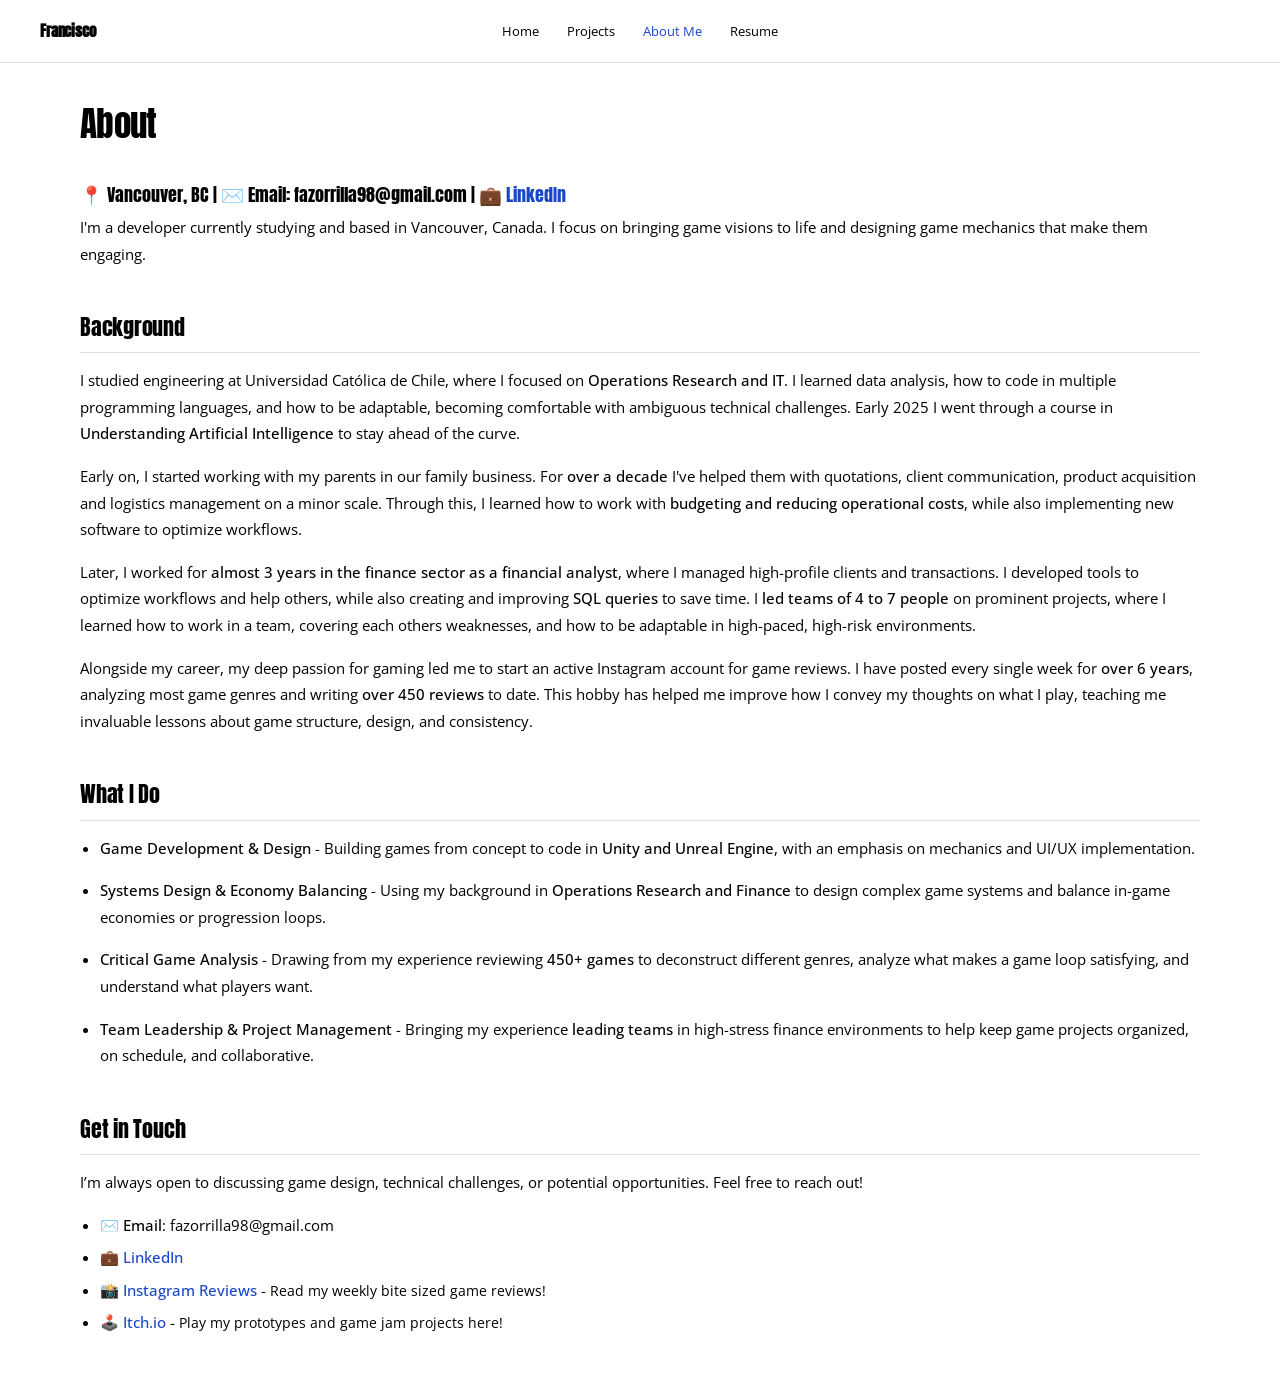
<file: about.html>
<!DOCTYPE html>
<html lang="en">
<head>
  <meta charset="UTF-8" />
  <meta name="viewport" content="width=device-width, initial-scale=1.0" />
  <title>About - Francisco Zorrilla</title>
  <link rel="stylesheet" href="style.css" />
</head>
<body>

  <header class="site-header">
    <div class="site-header-inner" id="site-header-inner"></div>
  </header>

  <div class="site-wrapper">
    <main class="main-content">
      <div class="page-body">
        <div id="about-content" class="markdown-content">
          <p class="loading">Loading…</p>
        </div>
      </div>
    </main>
  </div>

  <script src="config.js"></script>
  <script src="app.js"></script>
  <script>
    renderMarkdownPage('about-content', 'pages/about.md');
  </script>
</body>
</html>
</file>
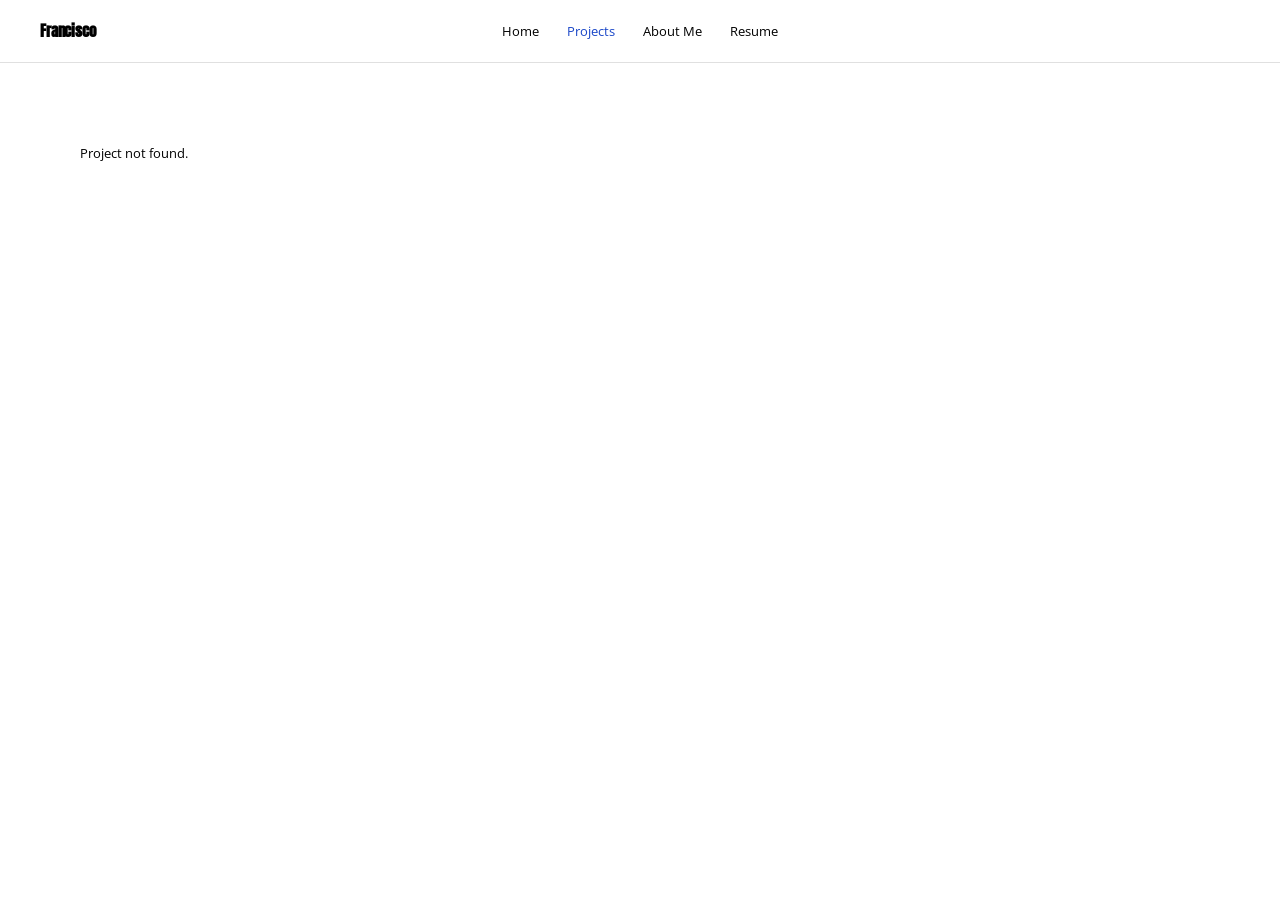
<file: project.html>
<!DOCTYPE html>
<html lang="en">
<head>
  <meta charset="UTF-8" />
  <meta name="viewport" content="width=device-width, initial-scale=1.0" />
  <title>Project - Francisco Zorrilla</title>
  <link rel="stylesheet" href="style.css" />
</head>
<body>

  <header class="site-header">
    <div class="site-header-inner" id="site-header-inner"></div>
  </header>

  <div class="site-wrapper">
    <main class="main-content">
      <div class="page-body">
        <div id="project-page">
          <p class="loading">Loading project…</p>
        </div>
      </div>
    </main>
  </div>

  <script src="config.js"></script>
  <script src="app.js"></script>
</body>
</html>
</file>
<file: style.css>
/* FONT IMPORTS
Open Sans
Playfair
Anton
Merriweather
Libre Baskerville
EB Garamond - DM Sans
*/
@import url('https://fonts.googleapis.com/css2?family=Open+Sans:ital,wght@0,300..800;1,300..800&display=swap');
@import url('https://fonts.googleapis.com/css2?family=Playfair:ital,opsz,wght@0,5..1200,300..900;1,5..1200,300..900&display=swap');
@import url('https://fonts.googleapis.com/css2?family=Anton&display=swap');
@import url('https://fonts.googleapis.com/css2?family=Merriweather:ital,wght@0,300..900;1,300..900&display=swap');
@import url('https://fonts.googleapis.com/css2?family=Libre+Baskerville:ital,wght@0,400;0,700;1,400&family=Neue+Haas+Grotesk+Display+Pro:wght@400;500&display=swap');
@import url('https://fonts.googleapis.com/css2?family=EB+Garamond:ital,wght@0,400;0,500;1,400&family=DM+Sans:wght@300;400;500&display=swap');

/* ---- CSS Variables ---- */
:root {
  --color-bg: #ffffff;
  --color-text: #000000;
  --color-text-muted: #000000;
  --color-accent: #1a47c8; 
  --color-border: #e0e0e0;
  --color-hover: #f5f5f5;

  
  --font-heading: 'Anton', sans-serif;
  /*--font-subheading: 'Merriweather', serif; */
  /*--font-subheading: 'Libre Baskerville', serif;*/
  /*--font-subheading: 'EB Garamond', serif;*/
  /*--font-subheading: 'Open Sans', sans-serif;*/
  /*--font-body: 'Playfair', Georgia, serif;*/
  --font-body: 'Open Sans', sans-serif;
  --font-tag: 'DM Sans', 'Helvetica Neue', sans-serif;
  --font-project-index: var(--font-tag);

  --content-padding: 40px;
  --header-padding-y: 18px;

  --transition: 0.18s ease;
}

/* ---- Reset & Base ---- */
*, *::before, *::after {
  box-sizing: border-box;
  margin: 0;
  padding: 0;
}

html {
  font-size: 16px;
  -webkit-font-smoothing: antialiased;
}

body {
  background: var(--color-bg);
  color: var(--color-text);
  font-family: var(--font-body);
  font-weight: 400;
  line-height: 1.6;
  min-height: 100vh;
}

img {
  max-width: 100%;
  display: block;
}

a {
  color: inherit;
  text-decoration: none;
}

/* ---- LAYOUT — top nav + centered main ---- */

.site-header {
  position: sticky;
  top: 0;
  z-index: 100;
  background: var(--color-bg);
  border-bottom: 1px solid var(--color-border);
}

.site-header-inner {
  display: grid;
  grid-template-columns: 1fr;
  align-items: center;
  padding: var(--header-padding-y) var(--content-padding);
}

.site-header .logo {
  grid-row: 1;
  grid-column: 1;
  justify-self: start;
  position: relative;
  z-index: 2;
  font-family: var(--font-heading);
  font-size: 0.95rem;
  font-weight: 700;
  letter-spacing: -0.01em;
  line-height: 1.2;
  color: var(--color-text);
  white-space: nowrap;
}

.site-nav {
  grid-row: 1;
  grid-column: 1;
  justify-self: center;
  display: flex;
  align-items: center;
  flex-wrap: wrap;
  justify-content: center;
  gap: 12px 28px;
  pointer-events: none;
}

.site-nav .site-nav-link,
.site-nav .site-nav-dropdown {
  pointer-events: auto;
}

.site-nav-link {
  font-size: 0.8rem;
  font-weight: 400;
  color: var(--color-text);
  padding: 3px 0;
  transition: color var(--transition);
  white-space: nowrap;
}

.site-nav-link:hover,
.site-nav-link.active {
  color: var(--color-accent);
}

/* Projects dropdown */
.site-nav-dropdown {
  position: relative;
}

/* Invisible bridge so hover stays open moving from toggle to menu */
.site-nav-dropdown::after {
  content: '';
  position: absolute;
  top: 100%;
  left: 50%;
  transform: translateX(-50%);
  width: max(100%, 240px);
  height: 10px;
}

.site-nav-dropdown-toggle {
  font-family: inherit;
  font-size: 0.8rem;
  font-weight: 400;
  color: var(--color-text);
  background: none;
  border: none;
  padding: 3px 0;
  cursor: pointer;
  white-space: nowrap;
  transition: color var(--transition);
}

.site-nav-dropdown-toggle:hover,
.site-nav-dropdown.active .site-nav-dropdown-toggle,
.site-nav-dropdown.is-open .site-nav-dropdown-toggle {
  color: var(--color-accent);
}

.site-nav-dropdown-menu {
  display: none;
  position: absolute;
  top: 100%;
  left: 50%;
  transform: translateX(-50%);
  min-width: 220px;
  max-width: min(90vw, 360px);
  max-height: 70vh;
  overflow-y: auto;
  margin-top: 0;
  top: calc(100% + 8px);
  padding: 10px 0;
  background: var(--color-bg);
  border: 1px solid var(--color-border);
  border-radius: 4px;
  box-shadow: 0 8px 24px rgba(0, 0, 0, 0.08);
  z-index: 200;
}

.site-nav-dropdown-link {
  display: block;
  padding: 8px 16px;
  font-size: 0.75rem;
  line-height: 1.35;
  color: var(--color-text);
  transition: background var(--transition);
}

.site-nav-dropdown-link:hover {
  background: var(--color-hover);
}

.site-nav-dropdown-empty {
  display: block;
  padding: 8px 16px;
  font-size: 0.75rem;
  color: var(--color-text-muted);
}

@media (min-width: 800px) {
  .site-nav-dropdown:hover .site-nav-dropdown-menu,
  .site-nav-dropdown:focus-within .site-nav-dropdown-menu {
    display: block;
  }
}

@media (max-width: 799px) {
  .site-nav-dropdown.is-open .site-nav-dropdown-menu {
    display: block;
  }
}

.site-wrapper {
  min-height: calc(100vh - 56px);
}

/* ---- Main Content Area ---- */
.main-content {
  width: 100%;
  min-width: 0;
  overflow-x: hidden;
  display: flex;
  justify-content: center;
}

/* ---- Top Info Bar (desktop) ---- */
.top-bar {
  border-bottom: 1px solid var(--color-border);
  padding: 18px var(--content-padding);
  font-size: 0.8rem;
  color: var(--color-text-muted);
  min-height: 48px;
  display: flex;
  align-items: center;
}

.top-bar.hidden {
  display: none;
}

/* ---- Page Body ---- */
.page-body {
  padding: var(--content-padding);
  width: min(100%, 1200px);
  margin-inline: auto;
  overflow: visible;
}

  /* ---- HOME PAGE — PROJECTS ---- */

.page-label {
  font-family: var(--font-body);
  font-size: 0.8rem;
  font-weight: 400;
  color: var(--color-text);
  margin-bottom: 10px;
  letter-spacing: 0.01em;
}

.page-headline {
  font-family: var(--font-heading);
  font-size: clamp(2rem, 3vw, 2.8rem);
  font-weight: 400;
  line-height: 1.25;
  letter-spacing: -0.02em;
  margin-bottom: 36px;
}

/* ---- Home About (index) ---- */
.home-about {
  display: grid;
  grid-template-columns: auto 1fr;
  gap: 36px;
  align-items: center;
  margin-bottom: 48px;
}

.home-about-photo {
  width: 200px;
  max-width: 100%;
  aspect-ratio: 1;
  object-fit: cover;
  display: block;
}

.home-about-lines {
  display: grid;
  grid-template-rows: repeat(4, auto);
  gap: 12px;
  font-family: var(--font-body);
  font-size: 1.1rem;
  line-height: 1.65;
  color: var(--color-text);
}

.home-about-line {
  margin: 0;
}

.home-about-line-lead {
  font-weight: 700;
}

.highlighted-project {
  margin-bottom: 40px;
  overflow: visible;
}

.highlighted-project:empty {
  display: none;
  margin-bottom: 0;
}

/* ---- Projects Grid ---- */
.projects-grid {
  display: grid;
  grid-template-columns: repeat(3, 1fr);
  gap: 40px;
  overflow: visible;
}

/* ---- Project Entry ---- */
.project-entry {
  border: 1px solid var(--color-border);
  border-radius: 6px;
  padding: 24px;
  overflow: visible;
}

.project-entry--card {
  display: flex;
  flex-direction: column;
  height: 100%;
}

.project-entry--featured {
  display: grid;
  grid-template-columns: 1fr 1fr;
  gap: 32px;
  align-items: stretch;
}

.project-entry-copy {
  display: flex;
  flex-direction: column;
  min-height: 100%;
}

.project-entry-left {
  display: flex;
  flex-direction: column;
  min-width: 0;
}

.project-entry--featured .project-entry-left .project-media-wrap,
.project-entry--featured .project-entry-left .project-image-placeholder {
  margin-bottom: 20px;
}

.project-entry--featured .project-description--featured-left {
  margin-bottom: 16px;
  max-width: none;
}

.project-entry--featured .project-tags--featured-left {
  margin-bottom: 0;
}

.project-entry-media,
.project-media-wrap {
  min-width: 0;
}

.project-media-wrap {
  margin-bottom: 24px;
}

.project-entry--card > .project-media-wrap {
  margin-bottom: 24px;
}

.project-media-wrap--zoom {
  overflow: visible;
  position: relative;
}

.project-video {
  aspect-ratio: 16 / 9;
  overflow: hidden;
  border-radius: 4px;
  background: var(--color-hover);
}

.project-video-iframe {
  width: 100%;
  height: 100%;
  border: 0;
  display: block;
}

.project-image {
  width: 100%;
  aspect-ratio: 16/9;
  object-fit: cover;
  display: block;
  background: var(--color-hover);
  transition: transform 0.25s ease;
  transform-origin: center center;
}

.project-media-wrap--zoom:hover .project-image {
  transform: scale(2);
  position: relative;
  z-index: 20;
}

.project-image-placeholder {
  width: 100%;
  aspect-ratio: 16/9;
  background: var(--color-hover);
  margin-bottom: 24px;
  display: flex;
  align-items: center;
  justify-content: center;
  color: var(--color-text-muted);
  font-size: 0.75rem;
}

.project-entry--card > .project-image-placeholder {
  margin-bottom: 24px;
}

.project-title {
  font-family: var(--font-heading);
  font-size: 1.6rem;
  font-weight: 400;
  letter-spacing: -0.02em;
  margin-bottom: 8px;
}

.project-description {
  font-size: 1.2rem;
  color: var(--color-text-muted);
  margin-bottom: 20px;
  max-width: 600px;
  line-height: 1.65;
}

.project-tags {
  display: flex;
  flex-wrap: wrap;
  gap: 8px;
  margin-bottom: 20px;
}

.project-tag {
  font-family: var(--font-tag);
  font-size: 0.7rem;
  font-weight: 400;
  letter-spacing: 0.05em;
  text-transform: uppercase;
  border: 1px solid var(--color-border);
  padding: 3px 9px;
  color: var(--color-text-muted);
}

/* ---- Tag colors ---- */
/* Core Engine Tags (Solid Backgrounds) */
.tag-unity            { color: #fff; background: #222; border-color: #222; }
.tag-unreal           { color: #fff; background: #0e1128; border-color: #0e1128; }

/* Platform Tags (Solid Backgrounds) */
.tag-mobile           { color: #fff; background: #007acc; border-color: #007acc; }
.tag-desktop          { color: #fff; background: #455a64; border-color: #455a64; }

/* Higher-Level Category Tags (Clean Outlines) */
.tag-game-design      { color: #1a47c8; border-color: #1a47c8; }
.tag-game-development { color: #2e7d32; border-color: #2e7d32; }
.tag-game-jam         { color: #d84315; border-color: #d84315; }

/* Project Scale Tags (Clean Outlines) */
.tag-solo-project     { color: #b8860b; border-color: #b8860b; }
.tag-team-project     { color: #8e24aa; border-color: #8e24aa; }

/* Sub-Disciplines & Specific Genres (Clean Outlines) */
.tag-audio-design     { color: #e65100; border-color: #e65100; }
.tag-narrative        { color: #b71c1c; border-color: #b71c1c; }
.tag-incremental      { color: #004d40; border-color: #004d40; }
.tag-simulation       { color: #37474f; border-color: #37474f; }
.tag-ar               { color: #007acc; border-color: #007acc; }


/* Project expanded details */
.project-details {
  display: grid;
  grid-template-columns: 1fr;
  gap: 24px;
  margin-top: 20px;
}

.project-detail-block h4 {
  font-family: var(--font-heading);
  font-size: 1.2rem;
  font-weight: 500;
  letter-spacing: 0.08em;
  text-transform: uppercase;
  color: var(--color-text-muted);
  margin-bottom: 8px;
}

.project-detail-block p {
  font-size: 1rem;
  line-height: 1.7;
  color: var(--color-text);
}

.project-link {
  display: inline-flex;
  align-items: center;
  gap: 6px;
  font-size: 0.8rem;
  color: var(--color-accent);
  transition: opacity var(--transition);
}

.project-links {
  display: flex;
  width: 100%;
  align-items: center;
  gap: 16px;
  margin-top: auto;
  padding-top: 20px;
}

.project-link--external {
  flex: 0 1 auto;
  min-width: 0;
}

.project-link--more {
  flex-shrink: 0;
  margin-left: auto;
}

.project-entry--card .project-links {
  margin-top: auto;
}

.project-link:hover {
  opacity: 0.7;
}

.project-link--external::after {
  content: '→';
}

.project-link--more::after {
  content: none;
}

/* ---- PROJECT DETAIL PAGE ---- */

.project-page-title {
  font-family: var(--font-heading);
  font-size: clamp(1.6rem, 3vw, 2rem);
  font-weight: 400;
  letter-spacing: -0.02em;
  margin: 28px 0 12px;
  line-height: 1.25;
}

.project-page-description {
  margin-bottom: 20px;
  max-width: none;
}

.project-page-media {
  width: 100%;
  margin-bottom: 8px;
}

.project-page-media .project-video {
  width: 100%;
}

.project-page-image {
  width: 100%;
  height: auto;
  object-fit: contain;
  display: block;
  background: var(--color-hover);
}

.project-page-external-link {
  margin-top: 28px;
  margin-bottom: 48px;
}

.project-page-external-link .project-link {
  margin-top: 0;
}

.project-index-section {
  margin-top: 48px;
  padding-top: 32px;
  border-top: 1px solid var(--color-border);
}

.project-index-heading {
  font-family: var(--font-heading);
  font-size: 1rem;
  font-weight: 500;
  letter-spacing: 0.12em;
  text-transform: uppercase;
  color: var(--color-text-muted);
  margin: 0 0 16px;
}

.project-index-footer {
  display: flex;
  flex-wrap: wrap;
  align-items: baseline;
  gap: 0.5rem 2rem;
  font-family: var(--font-project-index);
  font-size: 0.9rem;
  font-weight: 400;
  line-height: 1.8;
  text-transform: uppercase;
  letter-spacing: 0.04em;
  margin-top: 0;
  padding-top: 0;
  border-top: none;
}

.project-index-link {
  color: var(--color-text-muted);
  transition: color var(--transition);
  white-space: nowrap;
}

.project-index-link:hover {
  color: var(--color-text);
}

.project-index-link.is-current {
  color: var(--color-text);
  font-weight: 700;
}

.project-index-home {
  color: var(--color-text);
  font-weight: 700;
}

.project-index-home:hover {
  color: var(--color-accent);
}

/* ---- SECTION HEADER (with "See more") ---- */

.section-header {
  display: flex;
  align-items: baseline;
  justify-content: space-between;
  margin-bottom: 24px;
}

.section-title {
  font-family: var(--font-body);
  font-size: 0.85rem;
  font-weight: 400;
}

.section-link {
  font-size: 0.8rem;
  color: var(--color-accent);
  transition: opacity var(--transition);
}

.section-link:hover {
  opacity: 0.7;
}

/* ---- ABOUT & RESUME — MARKDOWN PAGES ---- */

.markdown-content {
  max-width: 1200px;
  font-size: 0.95rem;
  line-height: 1.75;
  color: var(--color-text);
}

.resume-pdf-source {
  max-width: 1200px;
}

.resume-pdf-source h2,
.resume-pdf-source h3,
.resume-pdf-source p,
.resume-pdf-source ul,
.resume-pdf-source ol,
.resume-pdf-source li,
#resume-content h2,
#resume-content h3,
#resume-content p,
#resume-content ul,
#resume-content ol,
#resume-content li {
  page-break-inside: avoid;
  break-inside: avoid;
}

.resume-pdf-source h2,
.resume-pdf-source h3,
#resume-content h2,
#resume-content h3 {
  page-break-after: avoid;
  break-after: avoid;
}

.resume-title-row {
  display: flex;
  align-items: center;
  gap: 14px;
  margin-bottom: 8px;
}

.resume-page-title {
  font-family: var(--font-heading);
  font-size: clamp(1.6rem, 3vw, 2.2rem);
  font-weight: 400;
  letter-spacing: -0.02em;
  line-height: 1.2;
  margin: 0;
}

.resume-pdf-btn {
  flex-shrink: 0;
  padding: 4px;
  border: none;
  background: transparent;
  cursor: pointer;
  line-height: 0;
  transition: opacity var(--transition);
}

.resume-pdf-btn:hover:not(:disabled) {
  opacity: 0.65;
}

.resume-pdf-btn:disabled {
  cursor: wait;
  opacity: 0.5;
}

.resume-pdf-btn img {
  display: block;
  width: 28px;
  height: auto;
}

.markdown-content h1 {
  font-family: var(--font-heading);
  font-size: clamp(1.6rem, 3vw, 2.2rem);
  font-weight: 400;
  letter-spacing: -0.02em;
  margin-bottom: 32px;
  line-height: 1.2;
}

.markdown-content h2 {
  font-family: var(--font-heading);
  font-size: 1.4rem;
  font-weight: 400;
  letter-spacing: -0.01em;
  margin-top: 40px;
  margin-bottom: 14px;
  border-bottom: 1px solid var(--color-border);
  padding-bottom: 6px;
}

.markdown-content h3 {
  font-family: var(--font-heading);
  font-size: 1.15rem;
  font-weight: 500;
  margin-top: 28px;
  margin-bottom: 4px;
}

.markdown-content h4,
.markdown-content h5 {
  font-family: var(--font-heading);
  font-weight: 500;
  margin-top: 24px;
  margin-bottom: 4px;
}

.markdown-content h4 {
  font-size: 1rem;
}

.markdown-content h5 {
  font-size: 0.95rem;
}

.markdown-content p {
  margin-bottom: 16px;
}

.markdown-content em {
  color: var(--color-text-muted);
  font-style: normal;
  font-size: 0.85rem;
}

.markdown-content strong {
  font-weight: 500;
}

.markdown-content ul,
.markdown-content ol {
  padding-left: 20px;
  margin-bottom: 16px;
}

.markdown-content li {
  margin-bottom: 6px;
}

.markdown-content hr {
  border: none;
  border-top: 1px solid var(--color-border);
  margin: 40px 0;
}

.markdown-content a {
  color: var(--color-accent);
  border-bottom: 1px solid transparent;
  transition: border-color var(--transition);
}

.markdown-content a:hover {
  border-bottom-color: var(--color-accent);
}

@media (min-width: 800px) {
  .markdown-content {
    max-width: 100%;
  }
}

/* ---- LOADING STATE ---- */

.loading {
  color: var(--color-text-muted);
  font-size: 0.8rem;
  padding: 40px 0;
}

/* ---- RESPONSIVE — MOBILE (≤ 799px) ---- */

@media (max-width: 799px) {
  .site-header-inner {
    padding: 14px 20px;
  }

  .site-nav {
    justify-content: flex-end;
    justify-self:end;
    gap: 10px 16px;
  }

  .site-nav-link {
    font-size: 0.75rem;
  }

  .top-bar {
    padding: 14px 20px 10px;
    border-bottom: none;
  }

  .page-body {
    padding: 24px 20px 40px;
  }

  /* Projects */
  .projects-grid {
    grid-template-columns: 1fr;
    gap: 24px;
  }

  .home-about {
    grid-template-columns: 1fr;
    gap: 24px;
    margin-bottom: 36px;
    justify-items: center;
  }

  .home-about-lines {
    justify-self: stretch;
    width: 100%;
  }

  .home-about-photo {
    width: 160px;
  }

  .project-entry--featured {
    grid-template-columns: 1fr;
    gap: 24px;
  }

  .project-details {
    grid-template-columns: 1fr;
    gap: 20px;
  }

  .page-headline {
    font-size: 1.5rem;
  }
}

/* ---- PRINT ---- */

@media print {
  .site-header,
  .top-bar {
    display: none;
  }

  .page-body {
    padding: 20px;
  }
}
</file>
